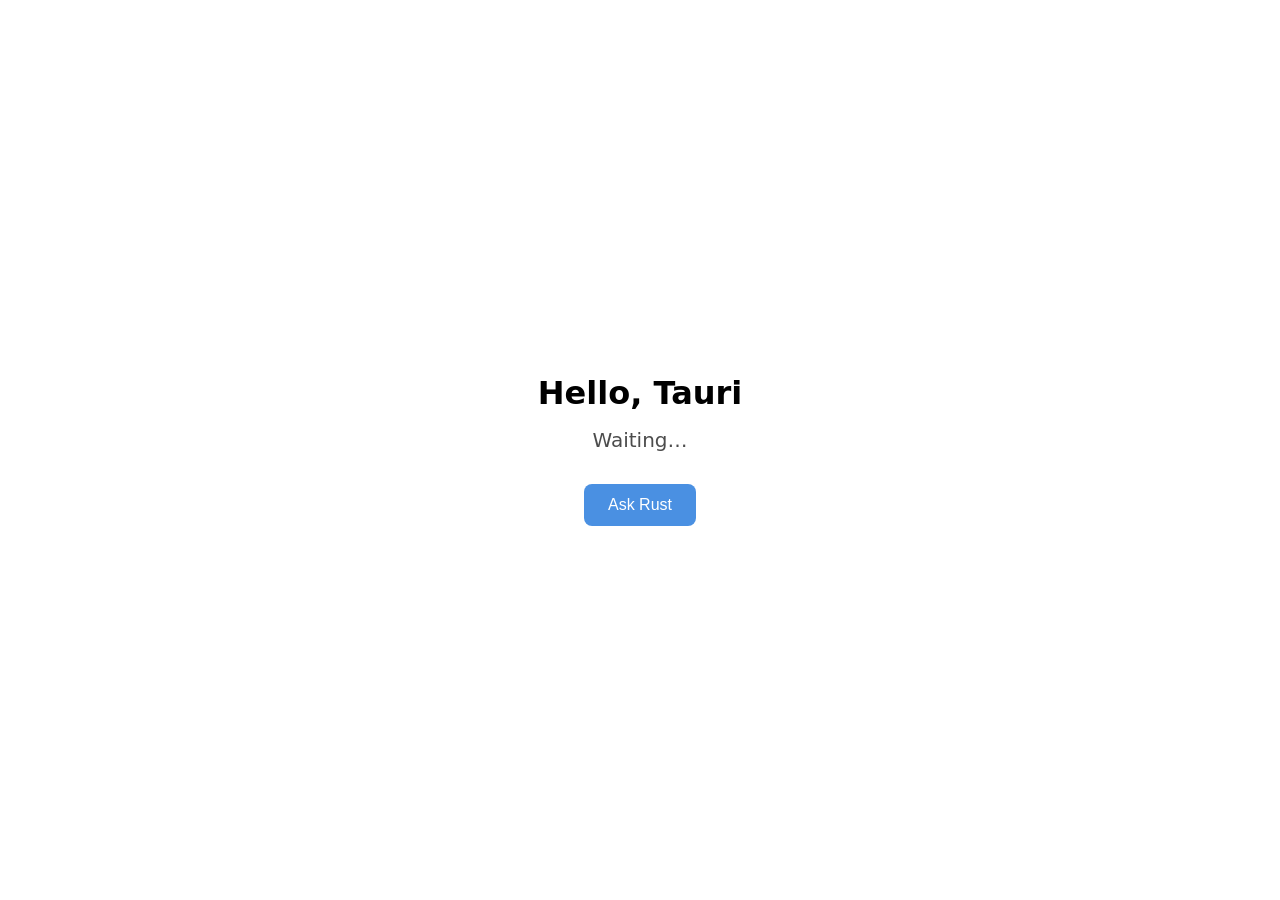
<file: apps/01-hello-world/src/index.html>
<!DOCTYPE html>
<html lang="en">
  <head>
    <meta charset="UTF-8" />
    <meta name="viewport" content="width=device-width, initial-scale=1.0" />
    <title>Hello, Tauri</title>
    <link rel="stylesheet" href="style.css" />
  </head>
  <body>
    <main>
      <h1>Hello, Tauri</h1>
      <p id="message">Waiting&hellip;</p>
      <button id="greet">Ask Rust</button>
    </main>
    <script type="module" src="main.js"></script>
  </body>
</html>
</file>
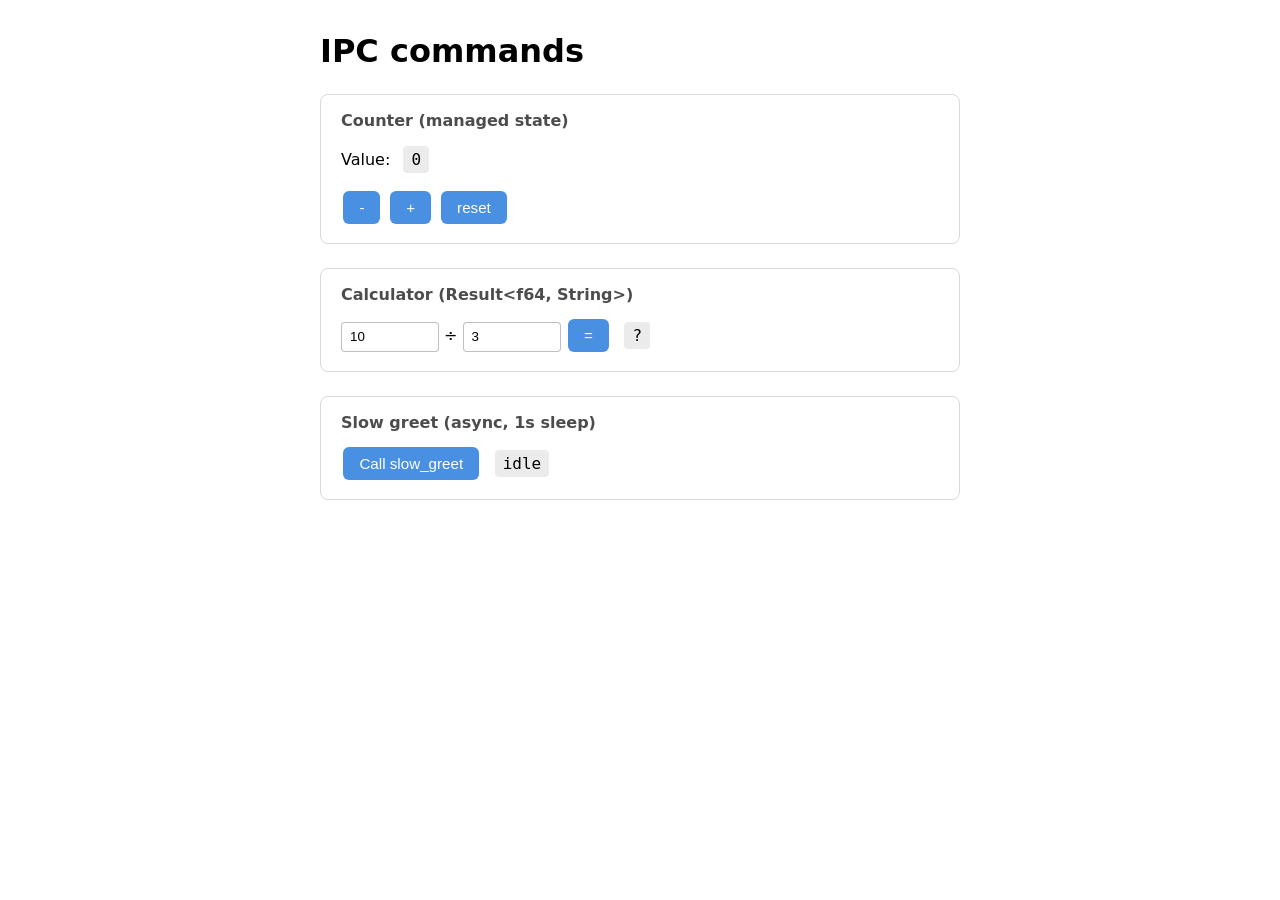
<file: apps/02-ipc-commands/src/index.html>
<!DOCTYPE html>
<html lang="en">
  <head>
    <meta charset="UTF-8" />
    <meta name="viewport" content="width=device-width, initial-scale=1.0" />
    <title>IPC commands</title>
    <link rel="stylesheet" href="style.css" />
  </head>
  <body>
    <main>
      <h1>IPC commands</h1>

      <section>
        <h2>Counter (managed state)</h2>
        <p>Value: <output id="counter">0</output></p>
        <button data-action="dec">-</button>
        <button data-action="inc">+</button>
        <button data-action="reset">reset</button>
      </section>

      <section>
        <h2>Calculator (Result&lt;f64, String&gt;)</h2>
        <input id="dividend" type="number" value="10" step="any" />
        <span>÷</span>
        <input id="divisor" type="number" value="3" step="any" />
        <button id="divide">=</button>
        <output id="quotient">?</output>
      </section>

      <section>
        <h2>Slow greet (async, 1s sleep)</h2>
        <button id="slow">Call slow_greet</button>
        <output id="slow-result">idle</output>
      </section>
    </main>
    <script type="module" src="main.js"></script>
  </body>
</html>
</file>
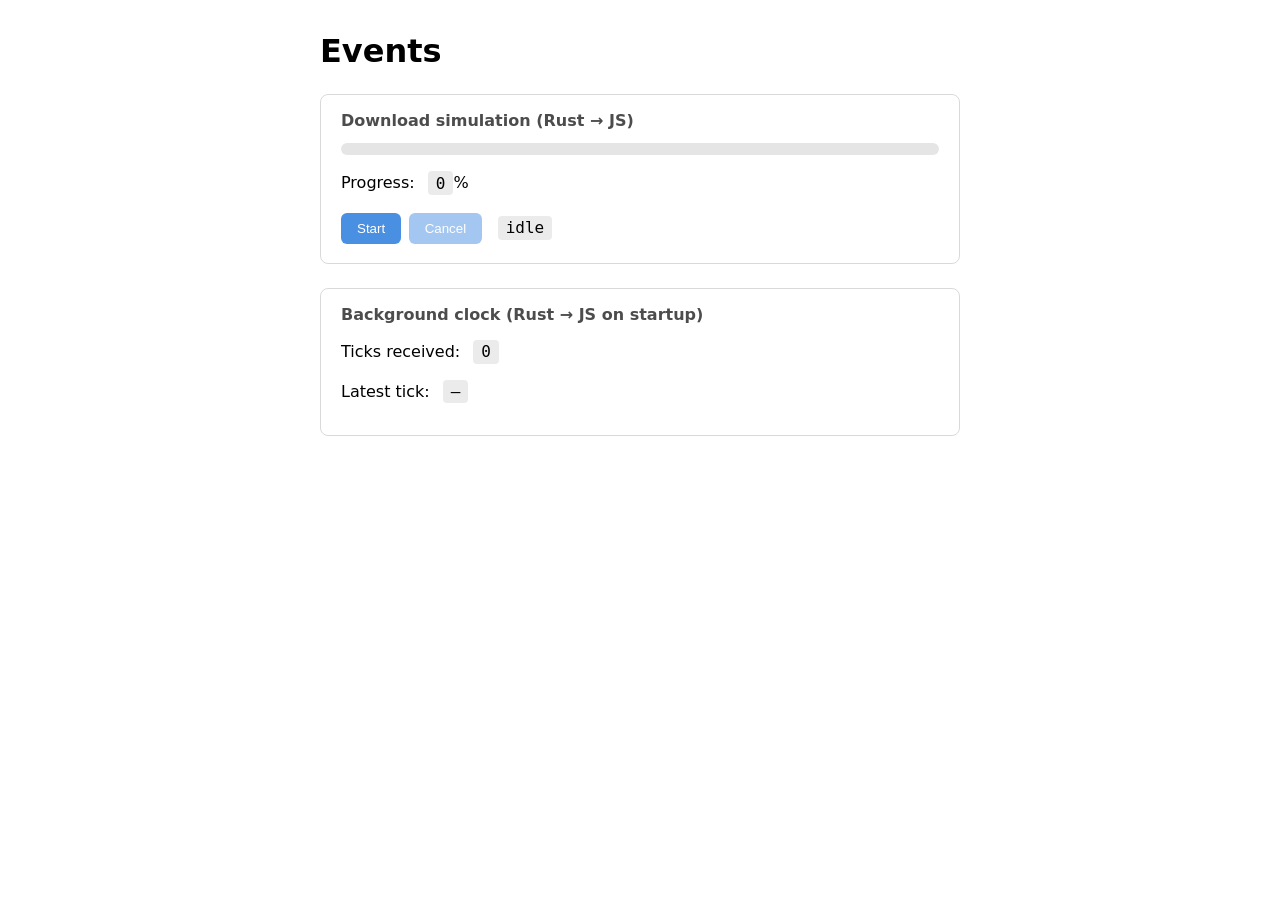
<file: apps/03-events/src/index.html>
<!DOCTYPE html>
<html lang="en">
  <head>
    <meta charset="UTF-8" />
    <meta name="viewport" content="width=device-width, initial-scale=1.0" />
    <title>Events</title>
    <link rel="stylesheet" href="style.css" />
  </head>
  <body>
    <main>
      <h1>Events</h1>

      <section>
        <h2>Download simulation (Rust → JS)</h2>
        <div class="bar"><div id="bar-fill"></div></div>
        <p>Progress: <output id="pct">0</output>%</p>
        <button id="start">Start</button>
        <button id="cancel" disabled>Cancel</button>
        <output id="status">idle</output>
      </section>

      <section>
        <h2>Background clock (Rust → JS on startup)</h2>
        <p>Ticks received: <output id="ticks">0</output></p>
        <p>Latest tick: <output id="latest-tick">—</output></p>
      </section>
    </main>
    <script type="module" src="main.js"></script>
  </body>
</html>
</file>
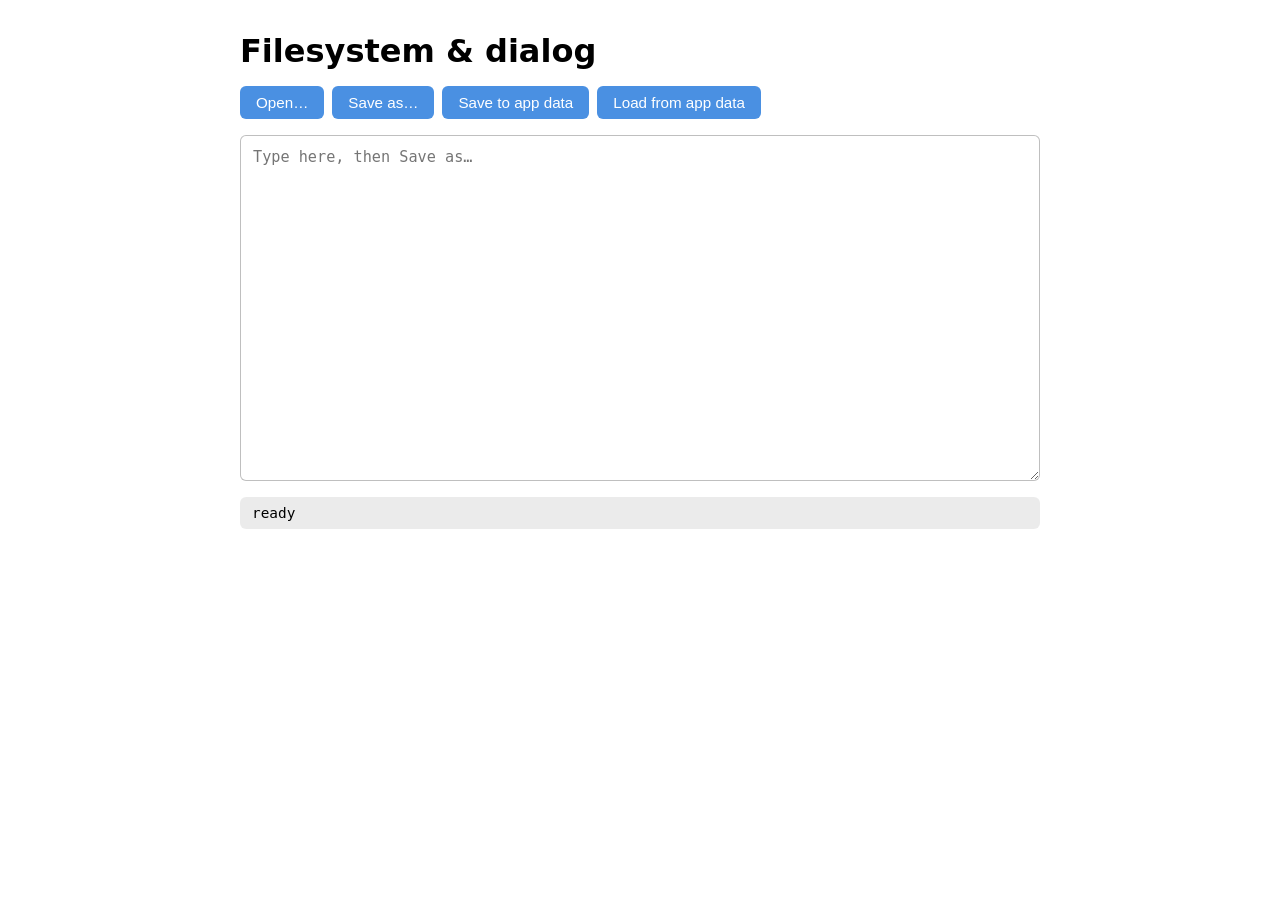
<file: apps/04-filesystem-dialog/src/index.html>
<!DOCTYPE html>
<html lang="en">
  <head>
    <meta charset="UTF-8" />
    <meta name="viewport" content="width=device-width, initial-scale=1.0" />
    <title>Filesystem &amp; dialog</title>
    <link rel="stylesheet" href="style.css" />
  </head>
  <body>
    <main>
      <h1>Filesystem &amp; dialog</h1>
      <div class="toolbar">
        <button id="open">Open…</button>
        <button id="save">Save as…</button>
        <button id="save-appdata">Save to app data</button>
        <button id="load-appdata">Load from app data</button>
      </div>
      <textarea id="editor" placeholder="Type here, then Save as…"></textarea>
      <p id="status">ready</p>
    </main>
    <script type="module" src="main.js"></script>
  </body>
</html>
</file>
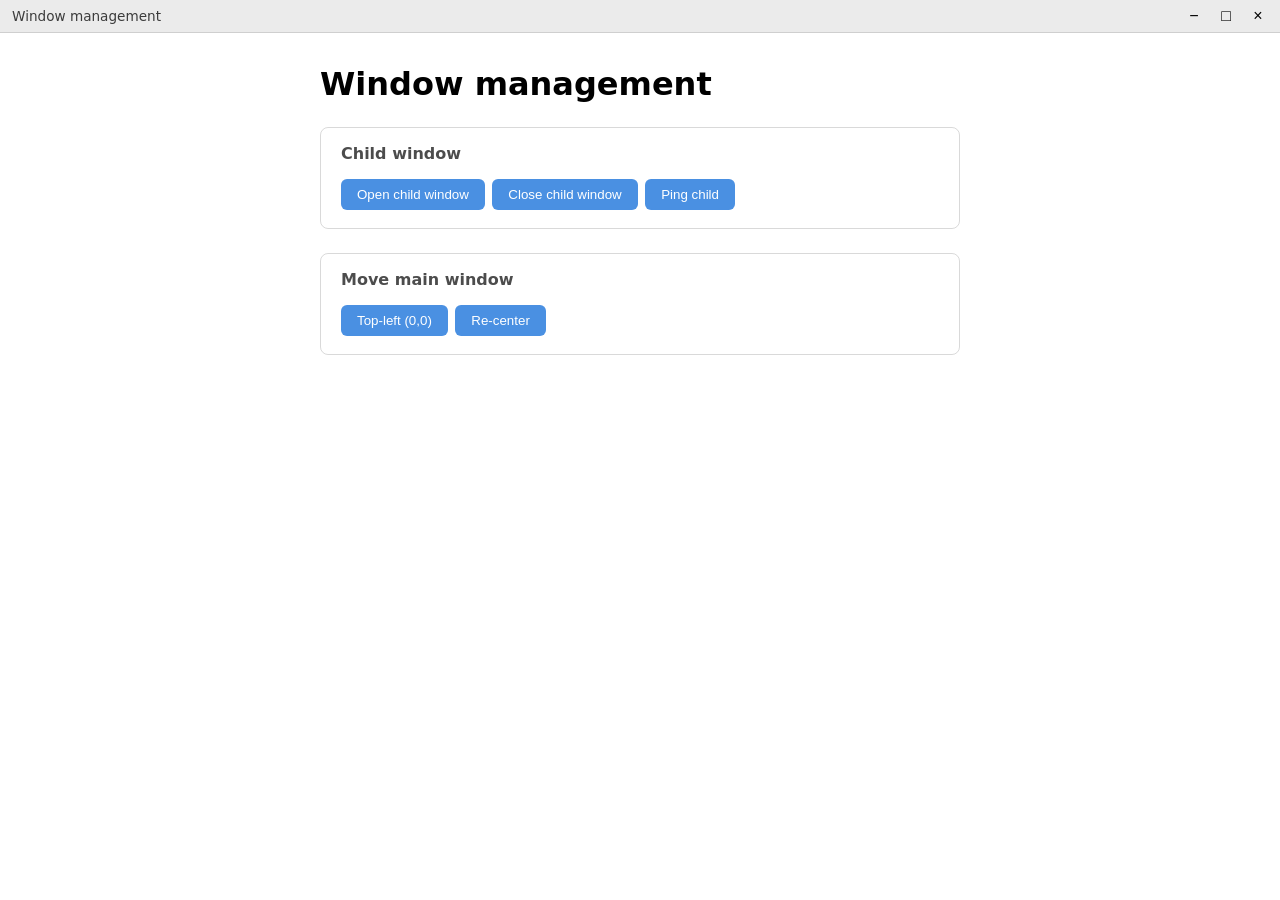
<file: apps/05-window-management/src/index.html>
<!DOCTYPE html>
<html lang="en">
  <head>
    <meta charset="UTF-8" />
    <meta name="viewport" content="width=device-width, initial-scale=1.0" />
    <title>Window management</title>
    <link rel="stylesheet" href="style.css" />
  </head>
  <body>
    <div class="titlebar" data-tauri-drag-region>
      <span class="title">Window management</span>
      <div class="titlebar-buttons">
        <button id="min" title="Minimize">−</button>
        <button id="max" title="Maximize">□</button>
        <button id="close" title="Close">×</button>
      </div>
    </div>

    <main>
      <h1>Window management</h1>

      <section>
        <h2>Child window</h2>
        <button id="open-child">Open child window</button>
        <button id="close-child">Close child window</button>
        <button id="ping-child">Ping child</button>
      </section>

      <section>
        <h2>Move main window</h2>
        <button id="move-top-left">Top-left (0,0)</button>
        <button id="center">Re-center</button>
      </section>
    </main>

    <script type="module" src="main.js"></script>
  </body>
</html>
</file>
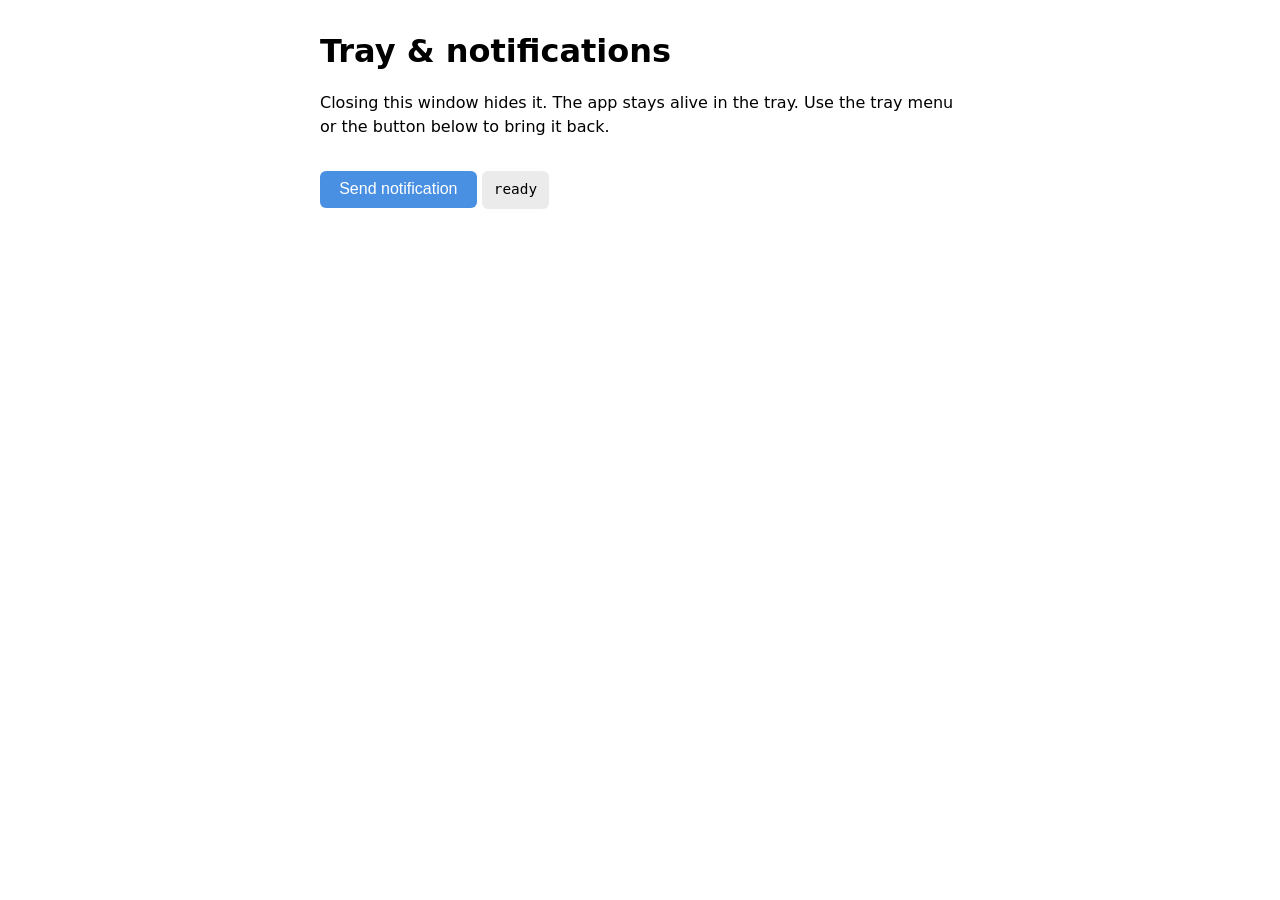
<file: apps/06-tray-notifications/src/index.html>
<!DOCTYPE html>
<html lang="en">
  <head>
    <meta charset="UTF-8" />
    <meta name="viewport" content="width=device-width, initial-scale=1.0" />
    <title>Tray &amp; notifications</title>
    <link rel="stylesheet" href="style.css" />
  </head>
  <body>
    <main>
      <h1>Tray &amp; notifications</h1>
      <p>
        Closing this window hides it. The app stays alive in the tray. Use the
        tray menu or the button below to bring it back.
      </p>
      <button id="notify">Send notification</button>
      <p id="status">ready</p>
    </main>
    <script type="module" src="main.js"></script>
  </body>
</html>
</file>
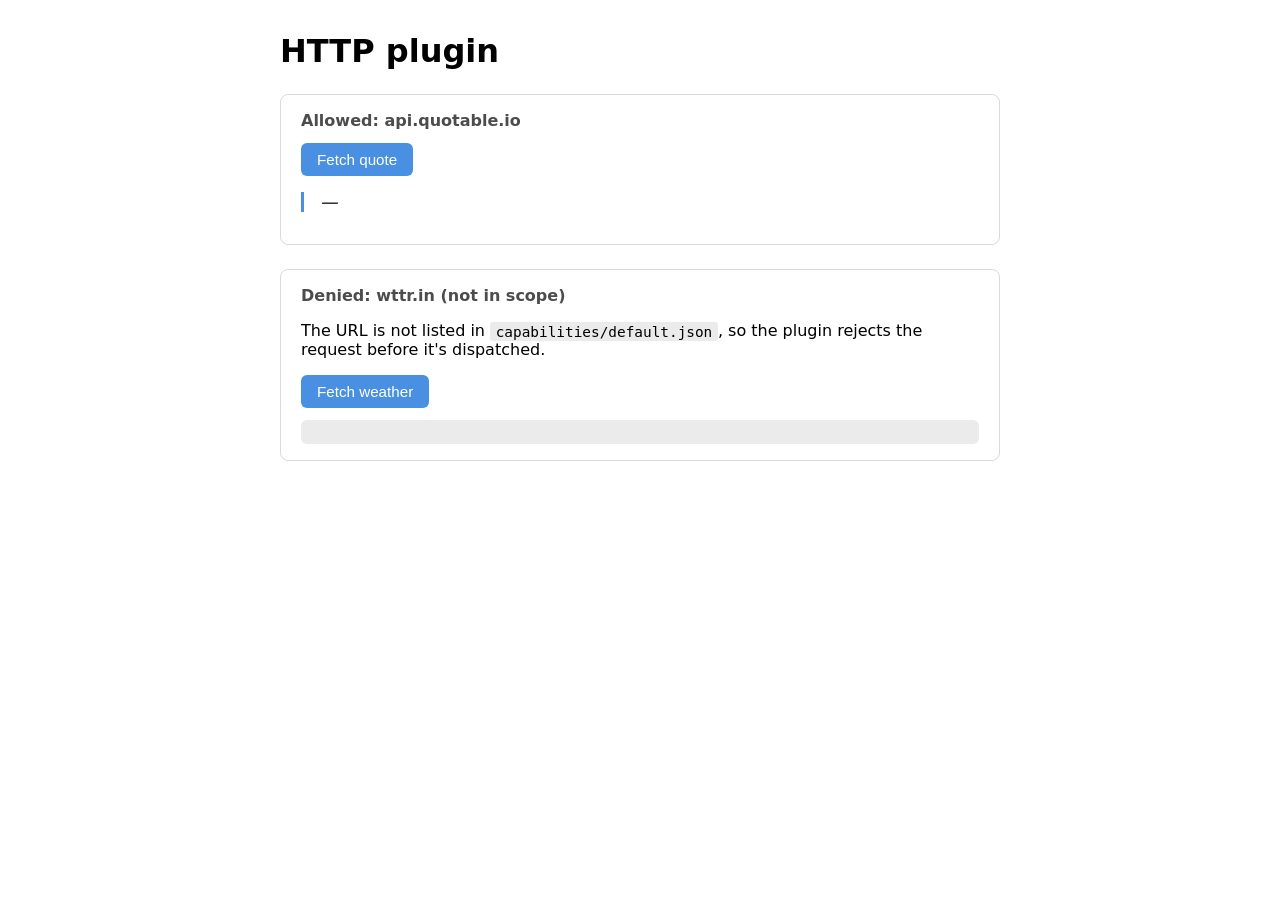
<file: apps/07-http-plugin/src/index.html>
<!DOCTYPE html>
<html lang="en">
  <head>
    <meta charset="UTF-8" />
    <meta name="viewport" content="width=device-width, initial-scale=1.0" />
    <title>HTTP plugin</title>
    <link rel="stylesheet" href="style.css" />
  </head>
  <body>
    <main>
      <h1>HTTP plugin</h1>

      <section>
        <h2>Allowed: api.quotable.io</h2>
        <button id="fetch-quote">Fetch quote</button>
        <blockquote id="quote">—</blockquote>
        <p id="author"></p>
      </section>

      <section>
        <h2>Denied: wttr.in (not in scope)</h2>
        <p>
          The URL is not listed in <code>capabilities/default.json</code>, so
          the plugin rejects the request before it's dispatched.
        </p>
        <button id="fetch-weather">Fetch weather</button>
        <pre id="weather"></pre>
      </section>
    </main>
    <script type="module" src="main.js"></script>
  </body>
</html>
</file>
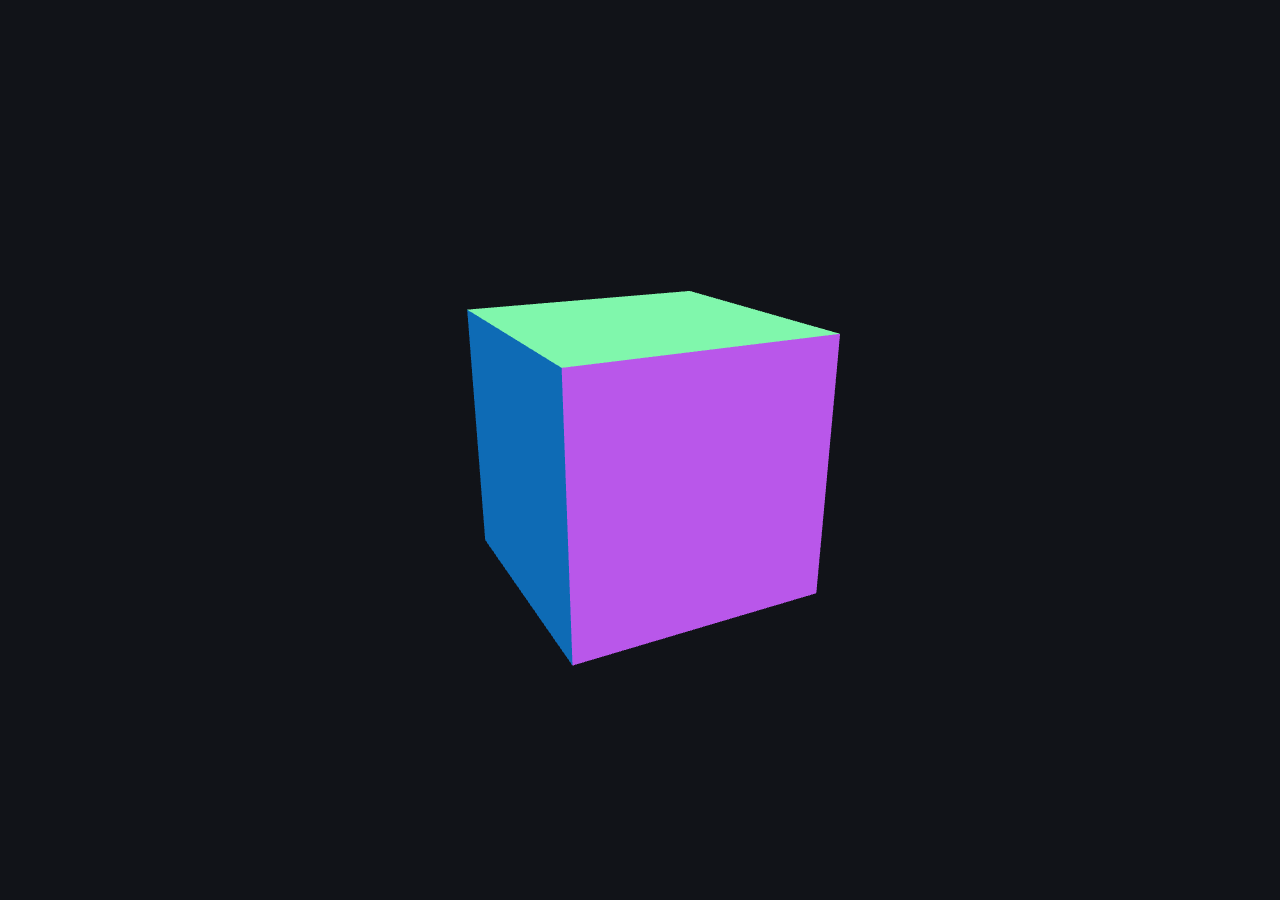
<file: apps/08-threejs-basics/src/index.html>
<!DOCTYPE html>
<html lang="en">
  <head>
    <meta charset="UTF-8" />
    <meta name="viewport" content="width=device-width, initial-scale=1.0" />
    <title>Three.js basics</title>
    <link rel="stylesheet" href="style.css" />
    <script type="importmap">
      {
        "imports": {
          "three": "./vendor/three/three.module.min.js"
        }
      }
    </script>
  </head>
  <body>
    <script type="module" src="main.js"></script>
  </body>
</html>
</file>
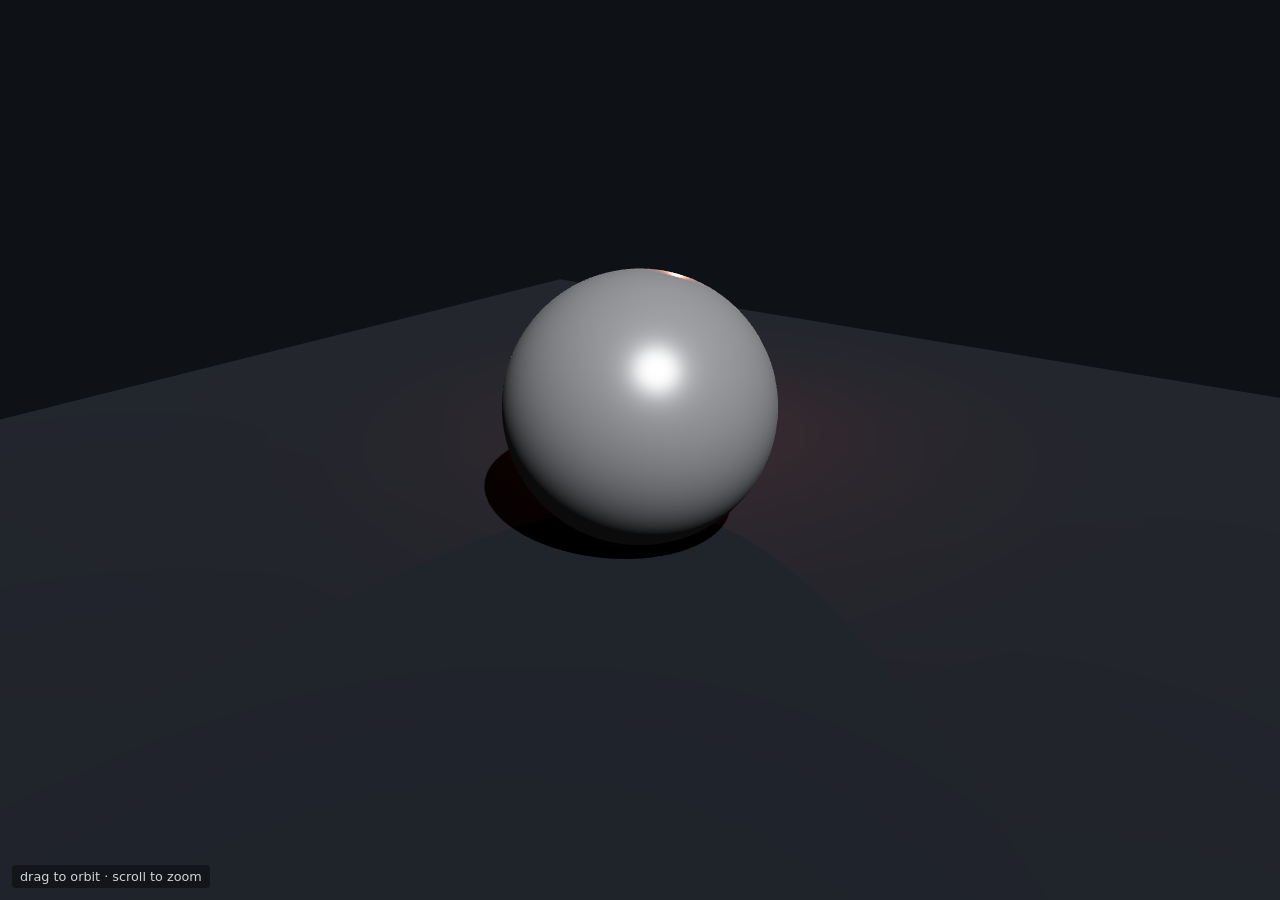
<file: apps/09-threejs-lighting-materials/src/index.html>
<!DOCTYPE html>
<html lang="en">
  <head>
    <meta charset="UTF-8" />
    <meta name="viewport" content="width=device-width, initial-scale=1.0" />
    <title>Three.js — lighting &amp; materials</title>
    <link rel="stylesheet" href="style.css" />
    <script type="importmap">
      {
        "imports": {
          "three": "./vendor/three/three.module.min.js",
          "three/addons/": "./vendor/three/addons/"
        }
      }
    </script>
  </head>
  <body>
    <div id="hud">drag to orbit · scroll to zoom</div>
    <script type="module" src="main.js"></script>
  </body>
</html>
</file>
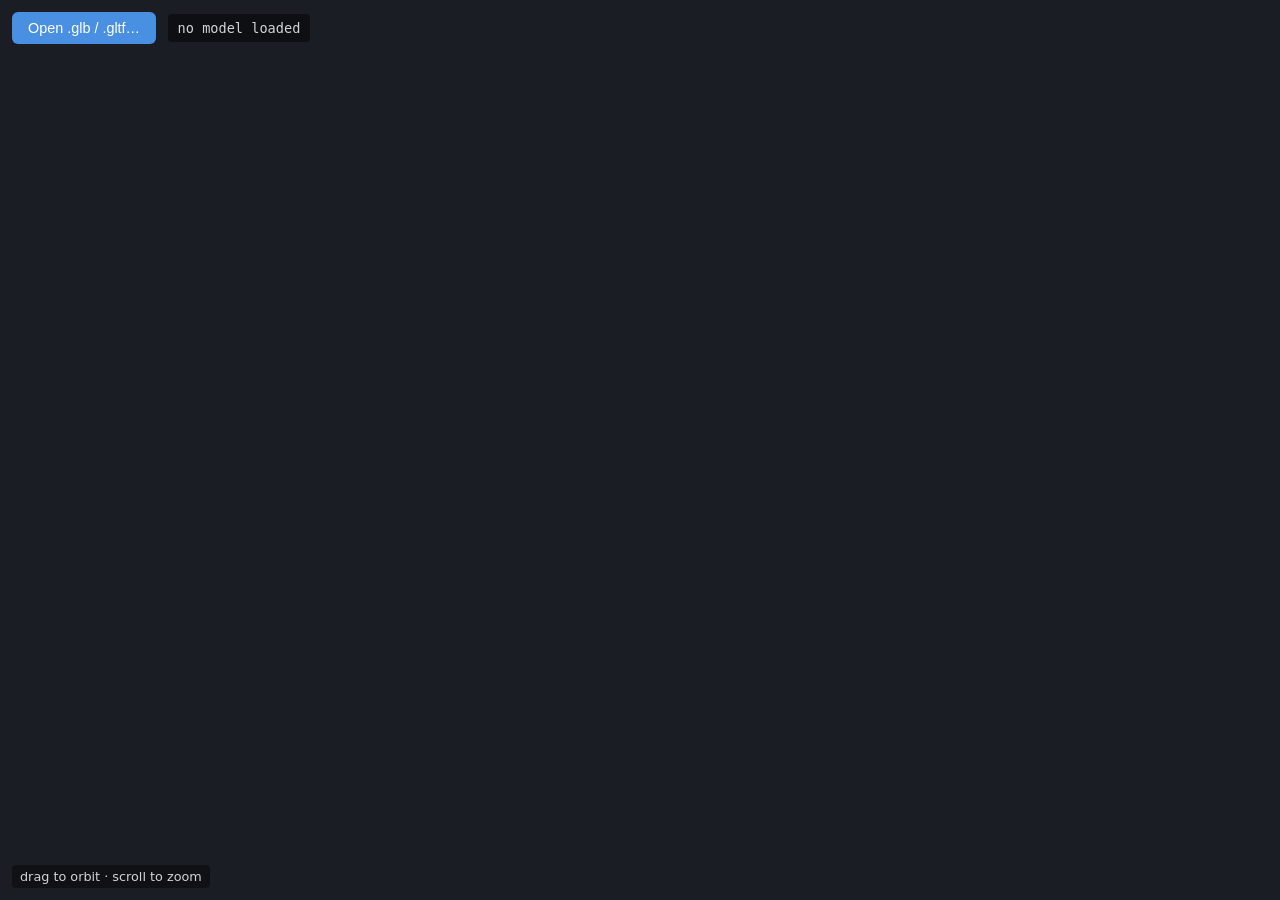
<file: apps/10-threejs-model-viewer/src/index.html>
<!DOCTYPE html>
<html lang="en">
  <head>
    <meta charset="UTF-8" />
    <meta name="viewport" content="width=device-width, initial-scale=1.0" />
    <title>Three.js model viewer</title>
    <link rel="stylesheet" href="style.css" />
    <script type="importmap">
      {
        "imports": {
          "three": "./vendor/three/three.module.min.js",
          "three/addons/": "./vendor/three/addons/"
        }
      }
    </script>
  </head>
  <body>
    <div id="toolbar">
      <button id="open">Open .glb / .gltf…</button>
      <span id="info">no model loaded</span>
    </div>
    <div id="hud">drag to orbit · scroll to zoom</div>
    <script type="module" src="main.js"></script>
  </body>
</html>
</file>
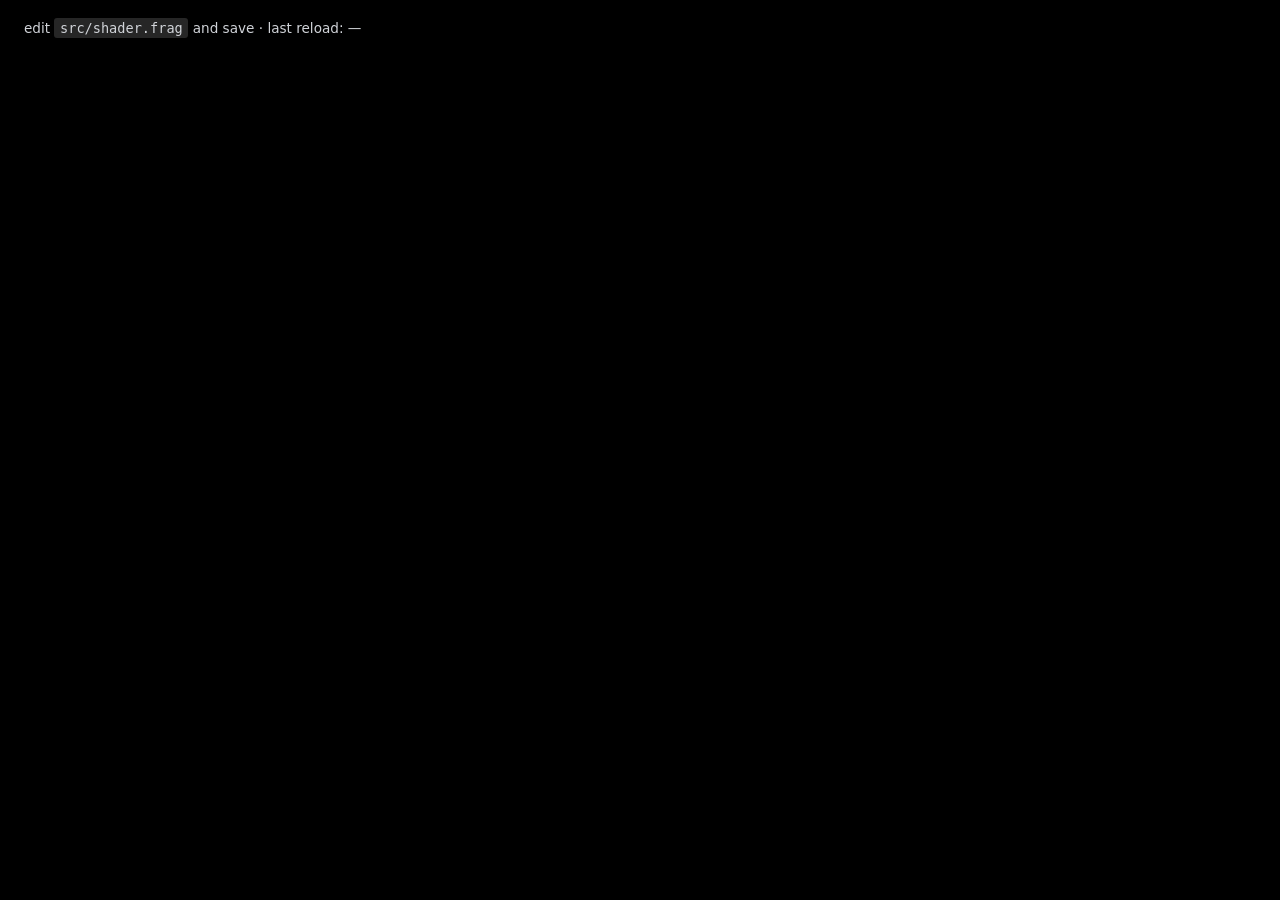
<file: apps/12-threejs-shader-hot-reload/src/index.html>
<!DOCTYPE html>
<html lang="en">
  <head>
    <meta charset="UTF-8" />
    <meta name="viewport" content="width=device-width, initial-scale=1.0" />
    <title>Three.js shader hot-reload</title>
    <link rel="stylesheet" href="style.css" />
    <script type="importmap">
      {
        "imports": {
          "three": "./vendor/three/three.module.min.js"
        }
      }
    </script>
  </head>
  <body>
    <div id="hud">
      edit <code>src/shader.frag</code> and save · last reload:
      <span id="reload">—</span>
    </div>
    <script type="module" src="main.js"></script>
  </body>
</html>
</file>
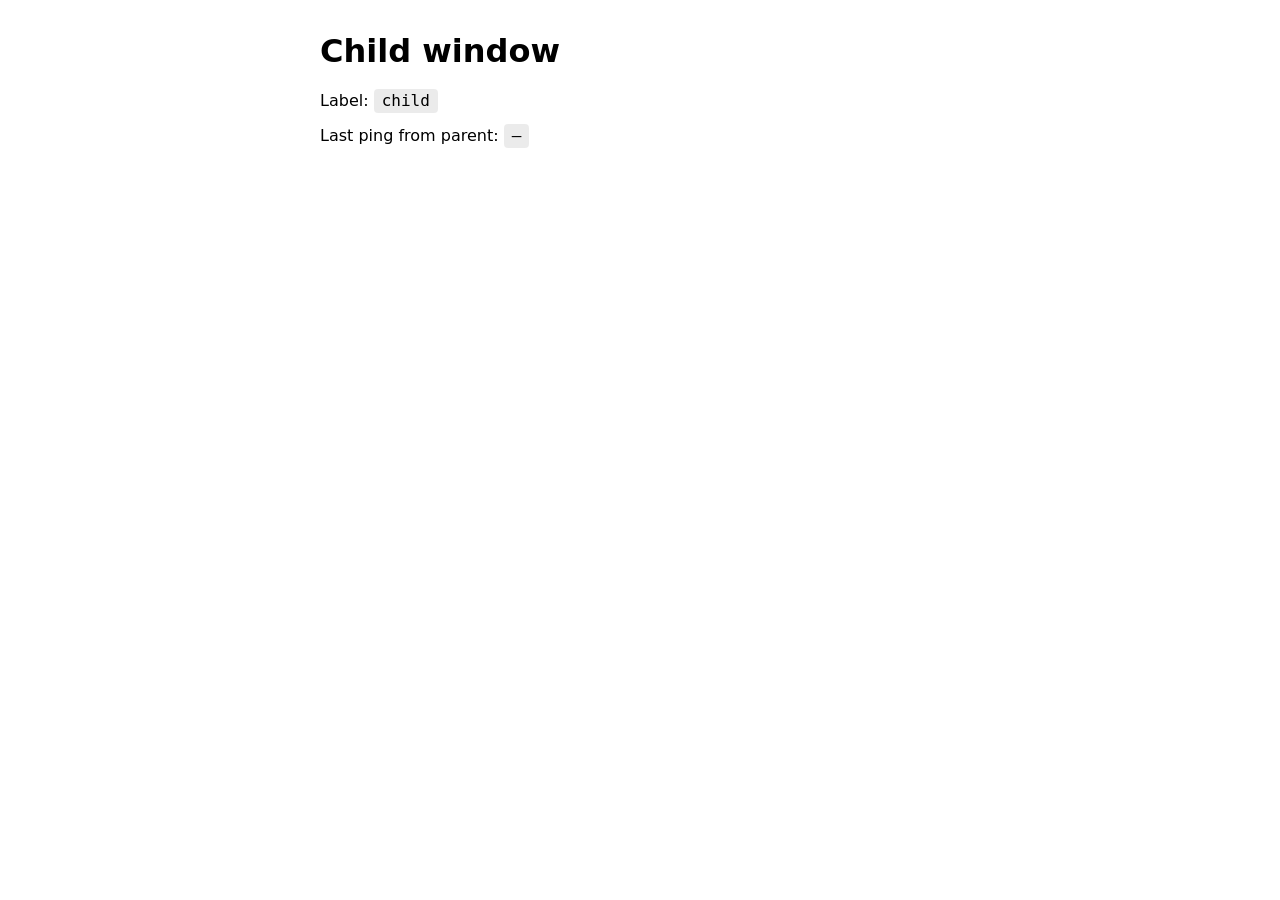
<file: apps/05-window-management/src/child.html>
<!DOCTYPE html>
<html lang="en">
  <head>
    <meta charset="UTF-8" />
    <title>Child window</title>
    <link rel="stylesheet" href="style.css" />
  </head>
  <body>
    <main>
      <h1>Child window</h1>
      <p>Label: <code>child</code></p>
      <p>Last ping from parent: <output id="ping">—</output></p>
    </main>
    <script type="module">
      const { listen } = window.__TAURI__.event;
      const pingEl = document.getElementById("ping");
      await listen("ping-from-parent", (event) => {
        pingEl.textContent = `${event.payload} (at ${new Date().toLocaleTimeString()})`;
      });
    </script>
  </body>
</html>
</file>
<file: apps/01-hello-world/src/style.css>
:root {
  color-scheme: light dark;
  font-family: system-ui, -apple-system, "Segoe UI", sans-serif;
  --accent: #4a90e2;
}

body {
  margin: 0;
  min-height: 100vh;
  display: grid;
  place-items: center;
  background: canvas;
  color: canvastext;
}

main {
  text-align: center;
  padding: 2rem;
}

h1 {
  margin: 0 0 1rem;
  font-weight: 600;
}

#message {
  font-size: 1.25rem;
  margin: 0 0 2rem;
  color: color-mix(in srgb, canvastext 70%, transparent);
}

button {
  padding: 0.75rem 1.5rem;
  font-size: 1rem;
  border: none;
  border-radius: 8px;
  background: var(--accent);
  color: white;
  cursor: pointer;
  transition: filter 0.15s ease;
}

button:hover {
  filter: brightness(1.1);
}
</file>
<file: apps/02-ipc-commands/src/style.css>
:root {
  color-scheme: light dark;
  font-family: system-ui, -apple-system, "Segoe UI", sans-serif;
  --accent: #4a90e2;
  --error: #d64545;
}

body {
  margin: 0;
  min-height: 100vh;
  background: canvas;
  color: canvastext;
}

main {
  max-width: 640px;
  margin: 0 auto;
  padding: 2rem;
}

h1 {
  margin-top: 0;
}

section {
  margin: 1.5rem 0;
  padding: 1rem 1.25rem;
  border: 1px solid color-mix(in srgb, canvastext 15%, transparent);
  border-radius: 8px;
}

section h2 {
  margin-top: 0;
  font-size: 1rem;
  font-weight: 600;
  color: color-mix(in srgb, canvastext 70%, transparent);
}

button {
  padding: 0.5rem 1rem;
  margin: 0.15rem;
  border: none;
  border-radius: 6px;
  background: var(--accent);
  color: white;
  cursor: pointer;
  font-size: 0.95rem;
}

button:hover {
  filter: brightness(1.1);
}

button:disabled {
  opacity: 0.5;
  cursor: wait;
}

input[type="number"] {
  width: 5rem;
  padding: 0.4rem 0.5rem;
  border: 1px solid color-mix(in srgb, canvastext 25%, transparent);
  border-radius: 4px;
  background: canvas;
  color: canvastext;
}

output {
  display: inline-block;
  margin-left: 0.5rem;
  padding: 0.25rem 0.5rem;
  font-family: ui-monospace, "SF Mono", Menlo, Consolas, monospace;
  border-radius: 4px;
  background: color-mix(in srgb, canvastext 8%, transparent);
}

output.error {
  color: var(--error);
  background: color-mix(in srgb, var(--error) 15%, transparent);
}
</file>
<file: apps/03-events/src/style.css>
:root {
  color-scheme: light dark;
  font-family: system-ui, -apple-system, "Segoe UI", sans-serif;
  --accent: #4a90e2;
}

body { margin: 0; min-height: 100vh; background: canvas; color: canvastext; }
main { max-width: 640px; margin: 0 auto; padding: 2rem; }
h1 { margin-top: 0; }

section {
  margin: 1.5rem 0;
  padding: 1rem 1.25rem;
  border: 1px solid color-mix(in srgb, canvastext 15%, transparent);
  border-radius: 8px;
}

section h2 {
  margin-top: 0;
  font-size: 1rem;
  font-weight: 600;
  color: color-mix(in srgb, canvastext 70%, transparent);
}

.bar {
  height: 12px;
  background: color-mix(in srgb, canvastext 10%, transparent);
  border-radius: 6px;
  overflow: hidden;
}

#bar-fill {
  height: 100%;
  width: 0%;
  background: var(--accent);
  transition: width 0.05s linear;
}

button {
  padding: 0.5rem 1rem;
  margin: 0.15rem 0.15rem 0.15rem 0;
  border: none;
  border-radius: 6px;
  background: var(--accent);
  color: white;
  cursor: pointer;
}

button:hover { filter: brightness(1.1); }
button:disabled { opacity: 0.5; cursor: not-allowed; }

output {
  display: inline-block;
  margin-left: 0.5rem;
  padding: 0.15rem 0.5rem;
  font-family: ui-monospace, "SF Mono", Menlo, Consolas, monospace;
  border-radius: 4px;
  background: color-mix(in srgb, canvastext 8%, transparent);
}
</file>
<file: apps/04-filesystem-dialog/src/style.css>
:root {
  color-scheme: light dark;
  font-family: system-ui, -apple-system, "Segoe UI", sans-serif;
  --accent: #4a90e2;
  --error: #d64545;
}

body { margin: 0; min-height: 100vh; background: canvas; color: canvastext; }

main {
  max-width: 800px;
  margin: 0 auto;
  padding: 2rem;
  display: flex;
  flex-direction: column;
  gap: 1rem;
}

h1 { margin: 0; }

.toolbar { display: flex; gap: 0.5rem; flex-wrap: wrap; }

button {
  padding: 0.5rem 1rem;
  border: none;
  border-radius: 6px;
  background: var(--accent);
  color: white;
  cursor: pointer;
  font-size: 0.95rem;
}

button:hover { filter: brightness(1.1); }

textarea {
  min-height: 320px;
  padding: 0.75rem;
  border-radius: 6px;
  border: 1px solid color-mix(in srgb, canvastext 25%, transparent);
  background: canvas;
  color: canvastext;
  font-family: ui-monospace, "SF Mono", Menlo, Consolas, monospace;
  font-size: 0.95rem;
  resize: vertical;
}

#status {
  margin: 0;
  padding: 0.5rem 0.75rem;
  border-radius: 6px;
  background: color-mix(in srgb, canvastext 8%, transparent);
  font-family: ui-monospace, "SF Mono", Menlo, Consolas, monospace;
  font-size: 0.9rem;
}

#status.error {
  color: var(--error);
  background: color-mix(in srgb, var(--error) 12%, transparent);
}
</file>
<file: apps/05-window-management/src/style.css>
:root {
  color-scheme: light dark;
  font-family: system-ui, -apple-system, "Segoe UI", sans-serif;
  --accent: #4a90e2;
  --titlebar-bg: color-mix(in srgb, canvas 92%, canvastext);
}

body {
  margin: 0;
  min-height: 100vh;
  background: canvas;
  color: canvastext;
}

.titlebar {
  height: 32px;
  display: flex;
  align-items: center;
  justify-content: space-between;
  padding: 0 8px 0 12px;
  background: var(--titlebar-bg);
  user-select: none;
  -webkit-user-select: none;
  border-bottom: 1px solid color-mix(in srgb, canvastext 12%, transparent);
}

.title {
  font-size: 0.85rem;
  font-weight: 500;
  color: color-mix(in srgb, canvastext 75%, transparent);
}

.titlebar-buttons {
  display: flex;
  gap: 4px;
  -webkit-app-region: no-drag;
}

.titlebar-buttons button {
  width: 28px;
  height: 24px;
  border: none;
  border-radius: 4px;
  background: transparent;
  color: canvastext;
  cursor: pointer;
  font-size: 1rem;
  line-height: 1;
}

.titlebar-buttons button:hover {
  background: color-mix(in srgb, canvastext 12%, transparent);
}

.titlebar-buttons #close:hover {
  background: #d64545;
  color: white;
}

main {
  max-width: 640px;
  margin: 0 auto;
  padding: 2rem;
}

h1 { margin-top: 0; }

section {
  margin: 1.5rem 0;
  padding: 1rem 1.25rem;
  border: 1px solid color-mix(in srgb, canvastext 15%, transparent);
  border-radius: 8px;
}

section h2 {
  margin-top: 0;
  font-size: 1rem;
  font-weight: 600;
  color: color-mix(in srgb, canvastext 70%, transparent);
}

button:not(.titlebar-buttons button) {
  padding: 0.5rem 1rem;
  margin: 0.15rem 0.15rem 0.15rem 0;
  border: none;
  border-radius: 6px;
  background: var(--accent);
  color: white;
  cursor: pointer;
}

button:not(.titlebar-buttons button):hover { filter: brightness(1.1); }

output, code {
  padding: 0.15rem 0.5rem;
  font-family: ui-monospace, "SF Mono", Menlo, Consolas, monospace;
  border-radius: 4px;
  background: color-mix(in srgb, canvastext 8%, transparent);
}
</file>
<file: apps/06-tray-notifications/src/style.css>
:root {
  color-scheme: light dark;
  font-family: system-ui, -apple-system, "Segoe UI", sans-serif;
  --accent: #4a90e2;
}

body { margin: 0; min-height: 100vh; background: canvas; color: canvastext; }

main {
  max-width: 640px;
  margin: 0 auto;
  padding: 2rem;
}

h1 { margin-top: 0; }

p { line-height: 1.5; }

button {
  padding: 0.6rem 1.2rem;
  border: none;
  border-radius: 6px;
  background: var(--accent);
  color: white;
  cursor: pointer;
  font-size: 1rem;
}

button:hover { filter: brightness(1.1); }

#status {
  margin-top: 1rem;
  padding: 0.5rem 0.75rem;
  border-radius: 6px;
  background: color-mix(in srgb, canvastext 8%, transparent);
  font-family: ui-monospace, "SF Mono", Menlo, Consolas, monospace;
  font-size: 0.9rem;
  display: inline-block;
}
</file>
<file: apps/07-http-plugin/src/style.css>
:root {
  color-scheme: light dark;
  font-family: system-ui, -apple-system, "Segoe UI", sans-serif;
  --accent: #4a90e2;
}

body { margin: 0; min-height: 100vh; background: canvas; color: canvastext; }

main {
  max-width: 720px;
  margin: 0 auto;
  padding: 2rem;
}

h1 { margin-top: 0; }

section {
  margin: 1.5rem 0;
  padding: 1rem 1.25rem;
  border: 1px solid color-mix(in srgb, canvastext 15%, transparent);
  border-radius: 8px;
}

section h2 {
  margin-top: 0;
  font-size: 1rem;
  font-weight: 600;
  color: color-mix(in srgb, canvastext 70%, transparent);
}

button {
  padding: 0.5rem 1rem;
  border: none;
  border-radius: 6px;
  background: var(--accent);
  color: white;
  cursor: pointer;
  font-size: 0.95rem;
}

button:hover { filter: brightness(1.1); }

blockquote {
  margin: 1rem 0 0.25rem;
  padding-left: 1rem;
  border-left: 3px solid var(--accent);
  font-size: 1.1rem;
  font-style: italic;
}

pre {
  margin: 0.75rem 0 0;
  padding: 0.75rem;
  background: color-mix(in srgb, canvastext 8%, transparent);
  border-radius: 6px;
  font-family: ui-monospace, "SF Mono", Menlo, Consolas, monospace;
  font-size: 0.85rem;
  white-space: pre-wrap;
  word-break: break-word;
}

code {
  padding: 0.1rem 0.35rem;
  background: color-mix(in srgb, canvastext 8%, transparent);
  border-radius: 3px;
  font-family: ui-monospace, "SF Mono", Menlo, Consolas, monospace;
  font-size: 0.9em;
}
</file>
<file: apps/08-threejs-basics/src/style.css>
html, body {
  margin: 0;
  padding: 0;
  overflow: hidden;
  background: #111318;
}
canvas { display: block; }
</file>
<file: apps/09-threejs-lighting-materials/src/style.css>
html, body {
  margin: 0;
  padding: 0;
  overflow: hidden;
  background: #0e1116;
  color: #d0d3d8;
  font-family: system-ui, -apple-system, "Segoe UI", sans-serif;
}
canvas { display: block; }

#hud {
  position: fixed;
  bottom: 12px;
  left: 12px;
  font-size: 0.8rem;
  padding: 4px 8px;
  background: rgba(0, 0, 0, 0.4);
  border-radius: 4px;
  pointer-events: none;
  user-select: none;
}
</file>
<file: apps/10-threejs-model-viewer/src/style.css>
html, body {
  margin: 0;
  padding: 0;
  overflow: hidden;
  background: #1a1d24;
  color: #d0d3d8;
  font-family: system-ui, -apple-system, "Segoe UI", sans-serif;
}
canvas { display: block; }

#toolbar {
  position: fixed;
  top: 12px;
  left: 12px;
  display: flex;
  gap: 0.75rem;
  align-items: center;
}

#toolbar button {
  padding: 0.5rem 1rem;
  border: none;
  border-radius: 6px;
  background: #4a90e2;
  color: white;
  cursor: pointer;
  font-size: 0.9rem;
}

#toolbar button:hover { filter: brightness(1.1); }

#info {
  padding: 0.35rem 0.6rem;
  border-radius: 4px;
  background: rgba(0, 0, 0, 0.45);
  font-size: 0.85rem;
  font-family: ui-monospace, "SF Mono", Menlo, Consolas, monospace;
}

#hud {
  position: fixed;
  bottom: 12px;
  left: 12px;
  font-size: 0.8rem;
  padding: 4px 8px;
  background: rgba(0, 0, 0, 0.4);
  border-radius: 4px;
  pointer-events: none;
  user-select: none;
}
</file>
<file: apps/12-threejs-shader-hot-reload/src/style.css>
html, body {
  margin: 0;
  padding: 0;
  overflow: hidden;
  background: #000;
  color: #d0d3d8;
  font-family: system-ui, -apple-system, "Segoe UI", sans-serif;
}
canvas { display: block; }

#hud {
  position: fixed;
  top: 12px;
  left: 12px;
  padding: 8px 12px;
  background: rgba(0, 0, 0, 0.55);
  border-radius: 6px;
  font-size: 0.85rem;
  pointer-events: none;
  user-select: none;
}

#hud code {
  padding: 0.1rem 0.35rem;
  background: rgba(255, 255, 255, 0.15);
  border-radius: 3px;
  font-family: ui-monospace, "SF Mono", Menlo, Consolas, monospace;
}
</file>
